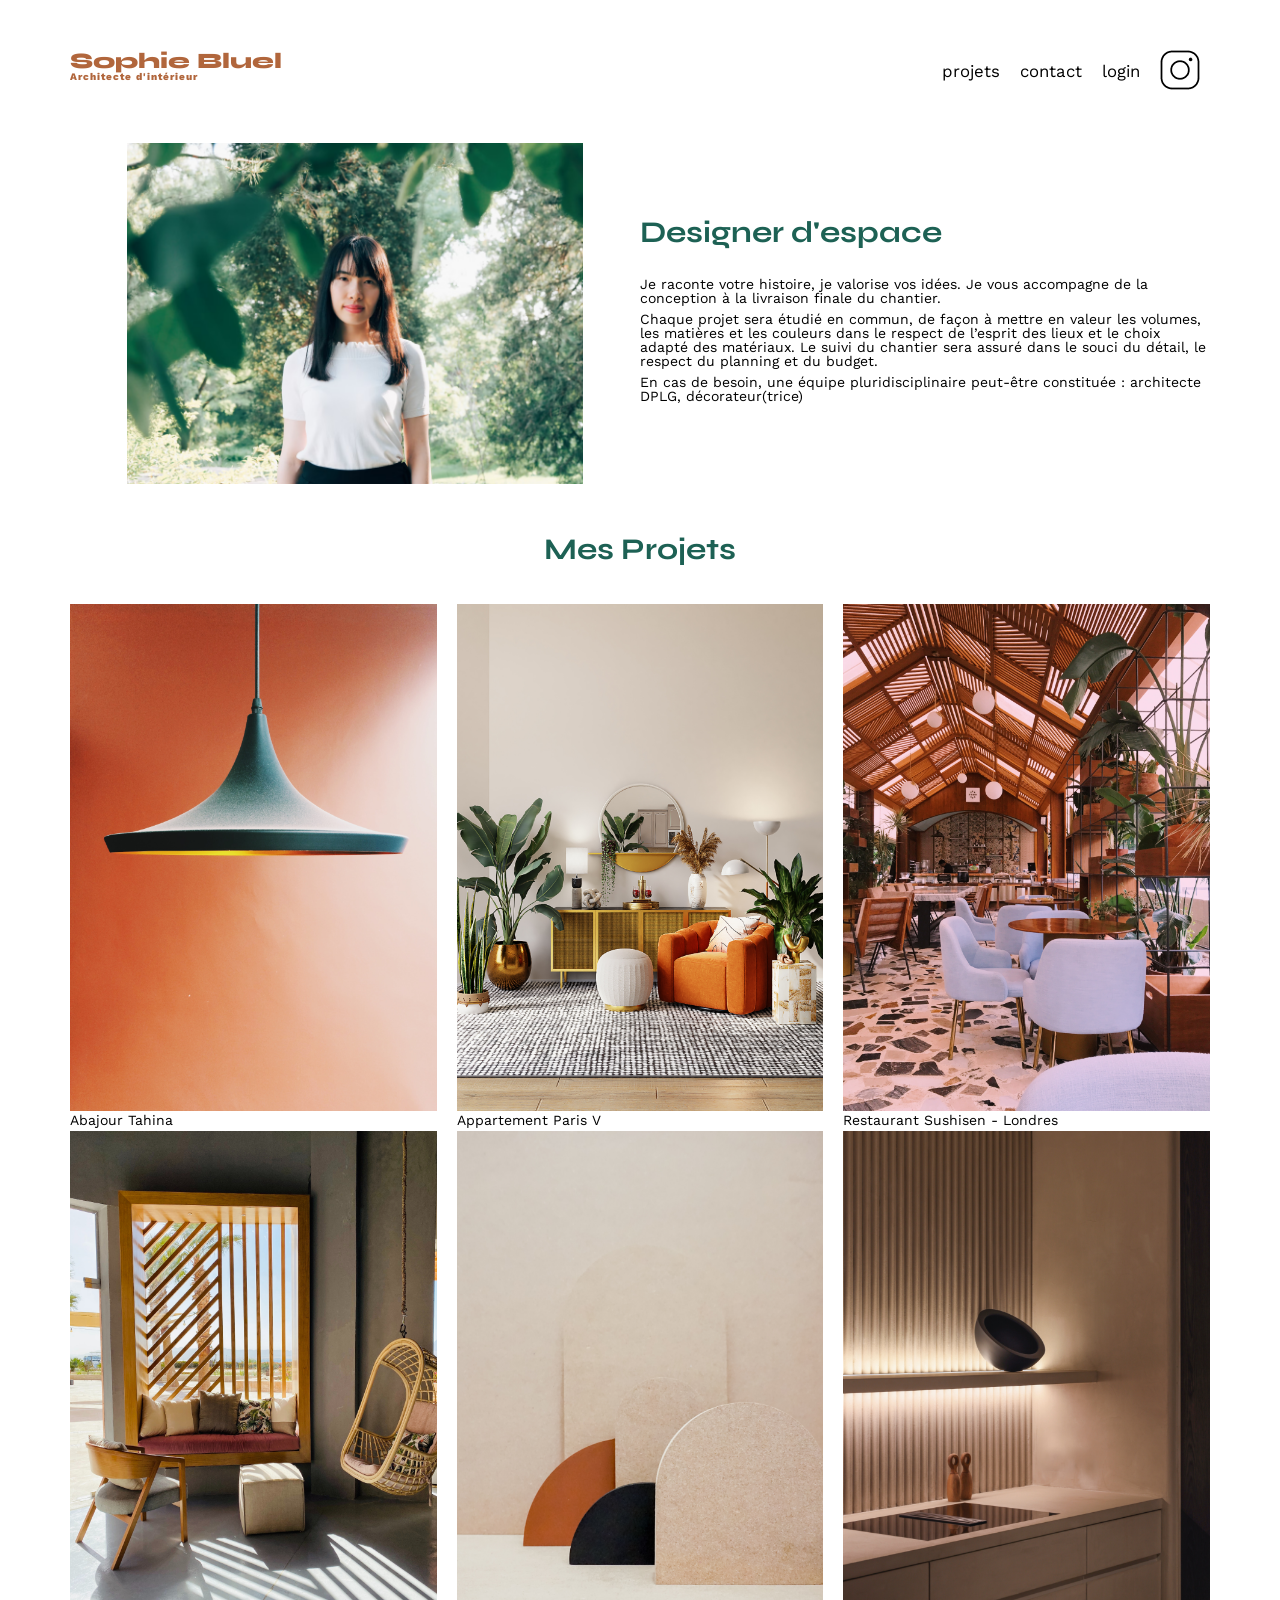
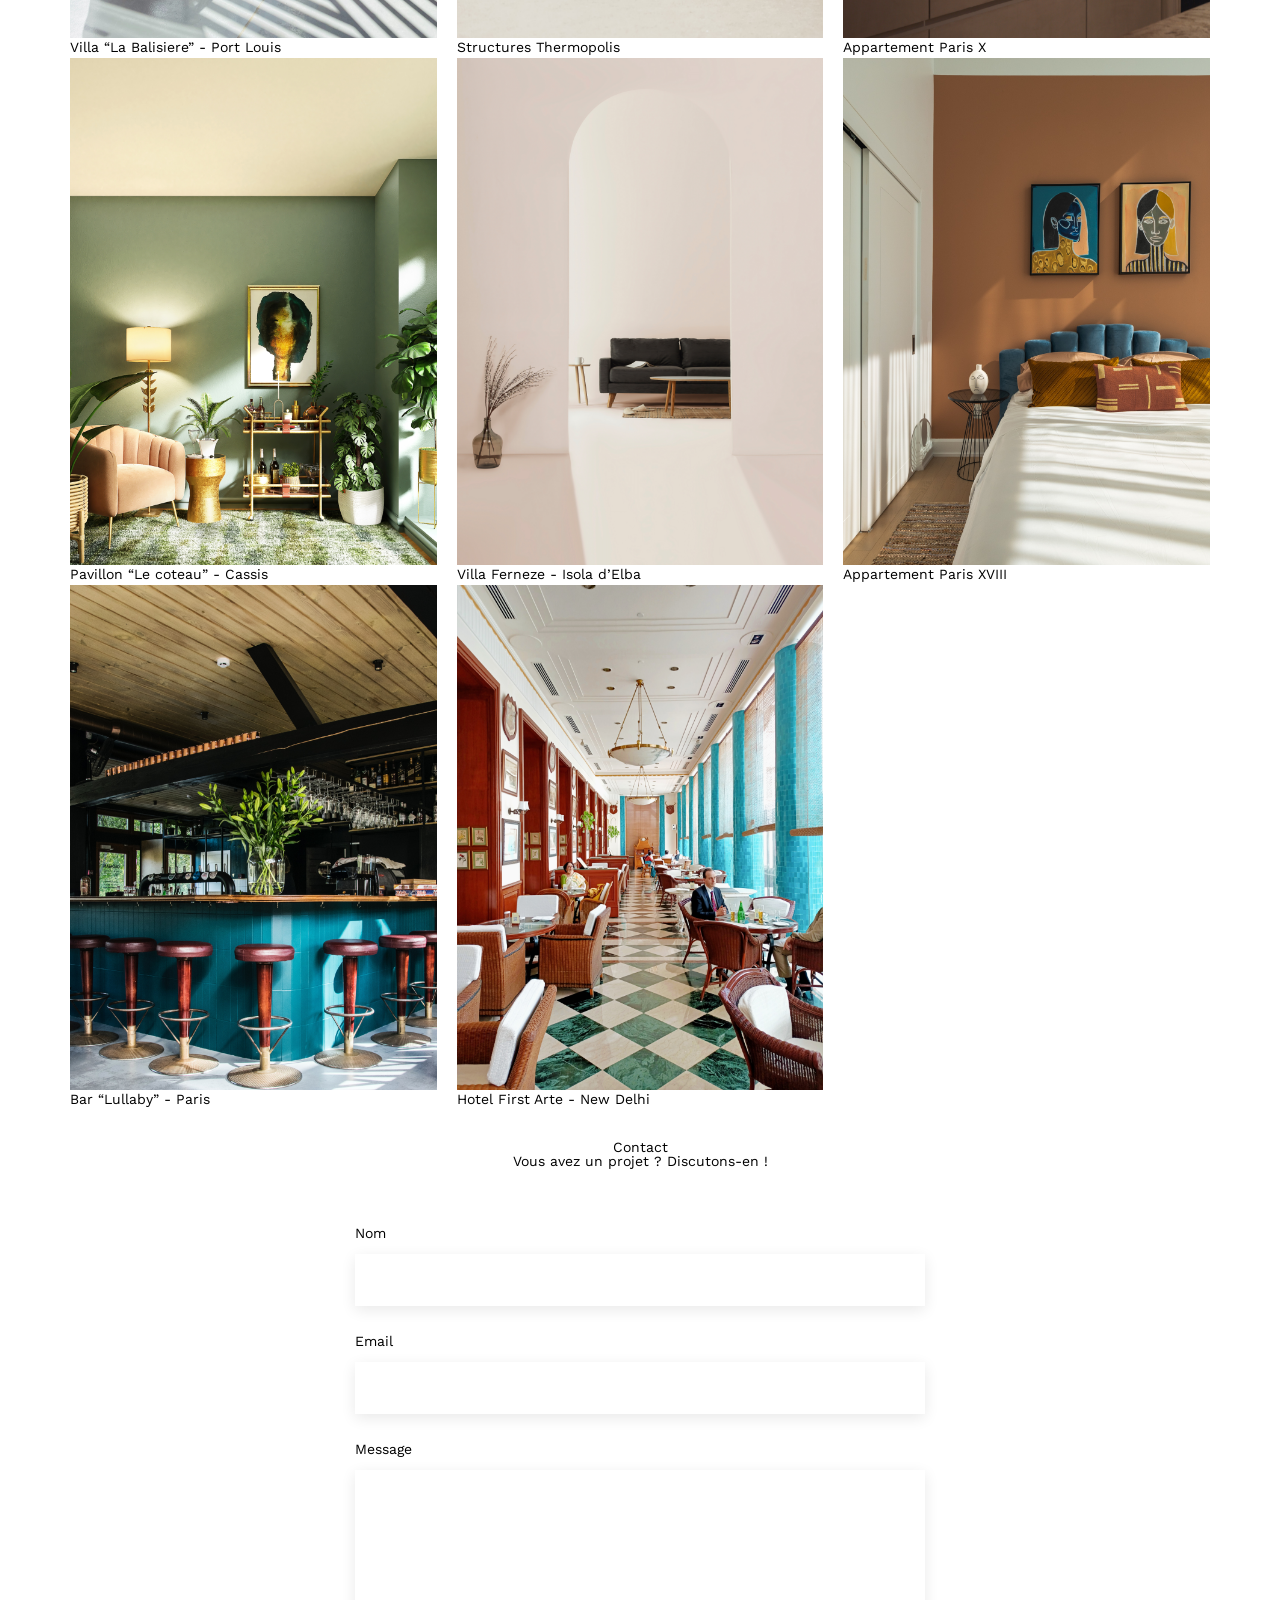
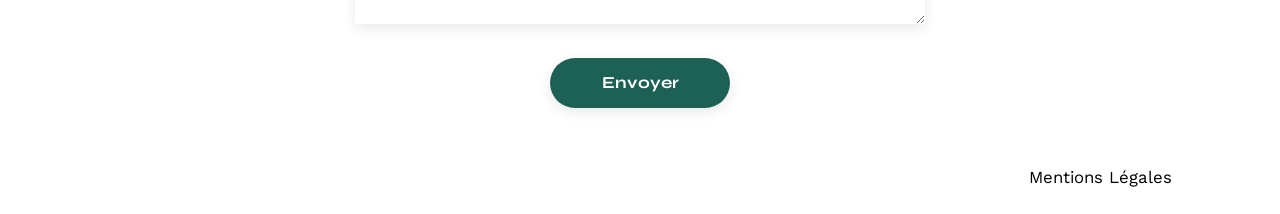
<file: FrontEnd/index.html>
<!DOCTYPE html>
<html lang="fr">
	<head>
	<meta charset="UTF-8">
	<title>Sophie Bluel - Architecte d'intérieur</title>
	<meta name="viewport" content="width=device-width, initial-scale=1.0">
	<link rel="preconnect" href="https://fonts.googleapis.com">
	<link rel="preconnect" href="https://fonts.gstatic.com" crossorigin>
	<link href="https://fonts.googleapis.com/css2?family=Syne:wght@700;800&family=Work+Sans&display=swap" rel="stylesheet">
	<link rel="stylesheet" href="https://cdnjs.cloudflare.com/ajax/libs/font-awesome/6.2.1/css/all.min.css"
	integrity="sha512-MV7K8+y+gLIBoVD59lQIYicR65iaqukzvf/nwasF0nqhPay5w/9lJmVM2hMDcnK1OnMGCdVK+iQrJ7lzPJQd1w=="
	crossorigin="anonymous" referrerpolicy="no-referrer" /><meta name="description" content="">

	<link rel="stylesheet" href="./assets/style.css">
	
</head>
<body>
<header>
	<h1>Sophie Bluel <span>Architecte d'intérieur</span></h1>
	<nav>
		<ul>
			<li><a href="#portfolio">projets</a></li>
			<li><a href="#contact">contact</a></li>
			<li id="navLogin">login</li>
			<li><img src="./assets/icons/instagram.png" alt="Instagram"></li>
		</ul>
	</nav>
</header>
<main>
	<section id="introduction">
		<figure>
			<img src="./assets/images/sophie-bluel.png" alt="">
		</figure>
		<article>
			<h2>Designer d'espace</h2>
			<p>Je raconte votre histoire, je valorise vos idées. Je vous accompagne de la conception à la livraison finale du chantier.</p>
			<p>Chaque projet sera étudié en commun, de façon à mettre en valeur les volumes, les matières et les couleurs dans le respect de l’esprit des lieux et le choix adapté des matériaux. Le suivi du chantier sera assuré dans le souci du détail, le respect du planning et du budget.</p>
			<p>En cas de besoin, une équipe pluridisciplinaire peut-être constituée : architecte DPLG, décorateur(trice)</p>
		</article>
	</section>
	<section id="portfolio">
		<h2>Mes Projets
			
			<button id="btnModifier"><i class="fa-regular fa-pen-to-square"></i>Modifier</button>
		</h2>
			
		<aside id="modal1" class="js-modal" aria-hidden="true" role="dialog" aria-labelledby="titlemodal">
			<div class="modalContent">
				
				<div class="modal-wrapper">
					<div id="modalGallery">
						<i id="close" class="fa-solid fa-xmark close-btn"></i>
						<h3 >Gallerie photo</h3>
						<div id="galleryInModal"></div>
						<div class="divBtnModal">
							<button class="btnModal" id="btnAjoutPhoto">Ajouter une photo</button>			
						</div>	
					</div>
					<form id="modalForm">		
						<div class="navModal">
							<i id="previous" class="fa-solid fa-arrow-left"></i>
							<i id="close" class="fa-solid fa-xmark close-btn"></i>
						</div>
						<h3 >Ajout photo</h3>
						<div class="cadreNouvellePhoto">
							<div class="imageAfficher">
								<i class="fa-regular fa-image"></i>
							</div>
							<label for="imageInput">+ Ajouter photo</label>
							<input type="file" accept="image/png" id="imageInput"  style="display: none;" >
							<p>jpg, png: 4mo max</p>
						</div>
						<div class="previewPhoto"></div>
						<div class="inputAjoutPhoto">
							<label for="inputTitle">Titre</label>
							<input type="text" id="inputTitle">
							<label for="selectCategorie">Catégorie</label>
							<select id="selectCategorie">
								<option value=""> </option>
							</select>
						</div>
						<div class="divBtnModal">
							<button type="reset" class="btnModal" id="validerModal">Valider</button>			
						</div>
					</form>
				</div>

			</div>
		
		</aside>
		<div class="filtres">
		</div>
		<div class="gallery">
			<figure>
				<img src="assets/images/abajour-tahina.png" alt="Abajour Tahina">
				<figcaption>Abajour Tahina</figcaption>
			</figure>
			<figure>
				<img src="assets/images/appartement-paris-v.png" alt="Appartement Paris V">
				<figcaption>Appartement Paris V</figcaption>
			</figure>
			<figure>
				<img src="assets/images/restaurant-sushisen-londres.png" alt="Restaurant Sushisen - Londres">
				<figcaption>Restaurant Sushisen - Londres</figcaption>
			</figure>
			<figure>
				<img src="assets/images/la-balisiere.png" alt="Villa “La Balisiere” - Port Louis">
				<figcaption>Villa “La Balisiere” - Port Louis</figcaption>
			</figure>
			<figure>
				<img src="assets/images/structures-thermopolis.png" alt="Structures Thermopolis">
				<figcaption>Structures Thermopolis</figcaption>
			</figure>
			<figure>
				<img src="assets/images/appartement-paris-x.png" alt="Appartement Paris X">
				<figcaption>Appartement Paris X</figcaption>
			</figure>
			<figure>
				<img src="assets/images/le-coteau-cassis.png" alt="Pavillon “Le coteau” - Cassis">
				<figcaption>Pavillon “Le coteau” - Cassis</figcaption>
			</figure>
			<figure>
				<img src="assets/images/villa-ferneze.png" alt="Villa Ferneze - Isola d’Elba">
				<figcaption>Villa Ferneze - Isola d’Elba</figcaption>
			</figure>
			<figure>
				<img src="assets/images/appartement-paris-xviii.png" alt="Appartement Paris XVIII">
				<figcaption>Appartement Paris XVIII</figcaption>
			</figure>
			<figure>
				<img src="assets/images/bar-lullaby-paris.png" alt="Bar “Lullaby” - Paris">
				<figcaption>Bar “Lullaby” - Paris</figcaption>
			</figure>
			<figure>
				<img src="assets/images/hotel-first-arte-new-delhi.png" alt="Hotel First Arte - New Delhi">
				<figcaption>Hotel First Arte - New Delhi</figcaption>
			</figure>
		</div>
	</section>
	<section id="contact">
		<h3>Contact</h3>
		<p>Vous avez un projet ? Discutons-en !</p>
		<form action="#" method="post">
			<label for="name">Nom</label>
			<input type="text" name="name" id="name" autocomplete="given-name">
			<label for="email">Email</label>
			<input type="email" name="email" id="email" autocomplete="off">
			<label for="message">Message</label>
			<textarea name="message" id="message" cols="30" rows="10"></textarea>
			<input type="submit" value="Envoyer">
		</form>
	</section>
</main>

<footer>
	<nav>
		<ul>
			<li>Mentions Légales</li>
		</ul>
	</nav>
</footer>
<script type="module" src="travaux.js"></script>
</body>
</html>
</file>
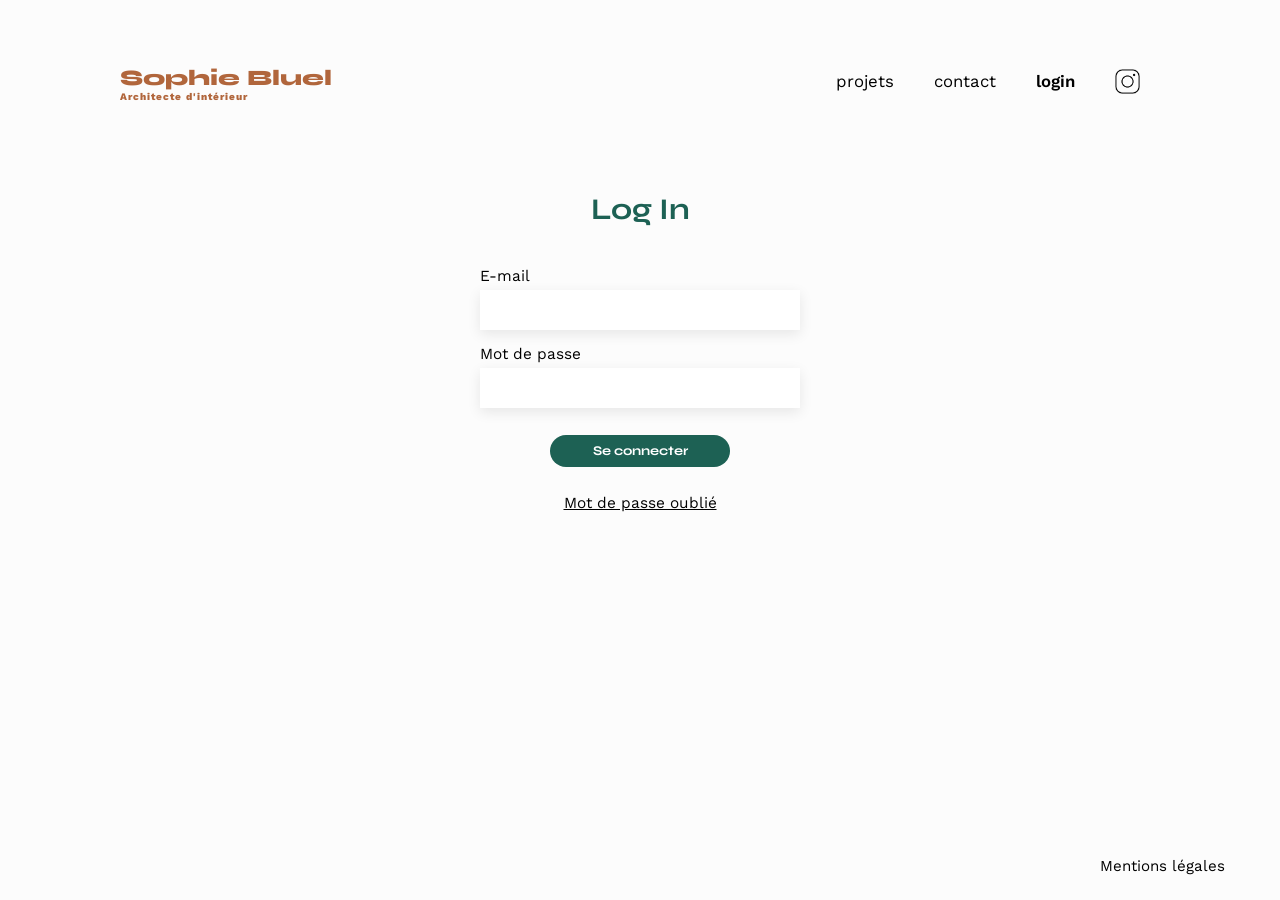
<file: FrontEnd/connexion.html>
<!DOCTYPE html>
<html lang="fr">
<head>
	<meta charset="UTF-8">
	<title>Sophie Bluel - Architecte d'intérieur</title>
	<meta name="viewport" content="width=device-width, initial-scale=1.0">
	<link rel="preconnect" href="https://fonts.googleapis.com">
	<link rel="preconnect" href="https://fonts.gstatic.com" crossorigin>
	<link href="https://fonts.googleapis.com/css2?family=Syne:wght@700;800&family=Work+Sans&display=swap" rel="stylesheet">
	<meta name="description" content="">
	<link rel="stylesheet" href="./assets/styleConnexion.css">
	<script type="module" src="scryptconnexion.js"></script>

</head>
<body>
<header>
	<h1>Sophie Bluel <span>Architecte d'intérieur</span></h1>
	<nav>
		<ul>
			<li>projets</li>
			<li>contact</li>
			<li id="login">login</li>
			<li><img src="./assets/icons/instagram.png" alt="Instagram"></li>
		</ul>
	</nav>
</header>
<main>
	<div class="inscription">
    <h2>Log In</h2>
    <form class="formInscription">
        <div class="inputLogin">
			<label for="email">E-mail</label>
        	<input type="email" name="email" id="email" autocomplete="off">
        	<label for="password">Mot de passe</label>
        	<input type="text"name="password" id="password" autocomplete="given-name">
        </div>
		<input type="submit" value="Se connecter"></input>
        <a href="#">Mot de passe oublié</a>
	</form>
	</div>
</main>
<footer>
	<nav>
		<ul>
			<li>Mentions légales</li>
		</ul>
	</nav>
</footer>
</body>
</html>
</file>
<file: FrontEnd/assets/style.css>
/* http://meyerweb.com/eric/tools/css/reset/
   v2.0 | 20110126
   License: none (public domain)
*/

html, body, div, span, applet, object, iframe,
h1, h2, h3, h4, h5, h6, p, blockquote, pre,
a, abbr, acronym, address, big, cite, code,
del, dfn, em, img, ins, kbd, q, s, samp,
small, strike, strong, sub, sup, tt, var,
b, u, i, center,
dl, dt, dd, ol, ul, li,
fieldset, form, label, legend,
table, caption, tbody, tfoot, thead, tr, th, td,
article, aside, canvas, details, embed,
figure, figcaption, footer, header, hgroup,
menu, nav, output, ruby, section, summary,
time, mark, audio, video {
	margin: 0;
	padding: 0;
	border: 0;
	font-size: 100%;
	font: inherit;
	vertical-align: baseline;
}
/* HTML5 display-role reset for older browsers */
article, aside, details, figcaption, figure,
footer, header, hgroup, menu, nav, section {
	display: block;
}
body {
	line-height: 1;
}
ol, ul {
	list-style: none;
}
blockquote, q {
	quotes: none;
}
blockquote:before, blockquote:after,
q:before, q:after {
	content: '';
	content: none;
}
table {
	border-collapse: collapse;
	border-spacing: 0;
}
/** end reset css**/
body {
	max-width: 1140px;
	margin:auto;
	font-family: 'Work Sans' ;
	font-size: 14px;
}
header {
	display: flex;
	justify-content: space-between;
	margin: 50px 0
}
section {
	margin: 50px 0
}

h1{
	display: flex;
	flex-direction: column;
	font-family: 'Syne';
	font-size: 22px;
	font-weight: 800;
	color: #B1663C
}

h1 > span {
	font-family: 'Work Sans';
	font-size:10px;
	letter-spacing: 0.1em;
	;
}

h2{
	font-family: 'Syne';
	font-weight: 700;
	font-size: 30px;
	color: #1D6154
}
nav ul {
	display: flex;
	align-items: center;
	list-style-type: none;

}
nav li {
	padding: 0 10px;
	font-size: 1.2em;
}
nav a{
	text-decoration: none;
	color: black;

}


li:hover {
	color: #B1663C;
}

/* Modal */

.js-modal {
	position: fixed;
    display: flex;
    align-items: center;
    justify-content: center;
    top: 0;
    left: 0;
    width: 100%;
    height: 100%;
    background: rgba(20, 20, 20, 0.4) ;
	display: none;
	
}
.modalContent{
	background-color: white;
	padding: 30px 80px ;
	display: flex;
	flex-direction: column;
	align-items: center;
	border-radius: 15px;

}

#modalGallery{
    width: 500px;
	height: 500px;
	display: flex;
	flex-wrap: wrap;
    align-content: center;
	margin-top: -15px;
	margin-right: -50px;
	flex-direction: column;
	
}
#galleryInModal {
	display: flex;
	flex-wrap: wrap;
	border-bottom: 3px solid rgb(146 146 146 / 68%);
	padding: 30px 0;
    margin-right: 50px;
}

.modal-wrapper figure{
	width: 80px;
	height: 100px;
	margin: 5px;
	position: relative;
}
.modal-wrapper img {
	width: 100%;
	height: 100%;
}

button.fa-solid.fa-trash-can {
	margin-top: 5px;
	position: absolute;
	right: 5px;
	background: black;
	color : white;
}

.modalContent h3 {

	font-size: 1.3em;
	font-weight: 600;
	text-align : center;

}

.divBtnModal{
	display: flex;
	padding-top: 30px;
	justify-content: center;
}

.btnModal {
	padding: 10px;
	background-color: #1D6154;
	color: white;
	border-radius: 25px;
	font-family: 'Syne';
	width: 300px;
	border: none;
}

.fa-regular.fa-pen-to-square {
	padding: 0 5px;
	
}

.modal-wrapper label {
	display: block;
}

.cadreNouvellePhoto {
	margin: 30px 0;
	background: #E8F1F6;
	display: flex;
	flex-direction: column;
	align-items: center;
}
.previewPhoto {
    margin: 30px 0;
    background: #E8F1F6;
    display: none;
    text-align: center;
    padding: 30px;
}
.previewPhoto img{
	width: 200px;
	height: 200px;
}

.cadreNouvellePhoto p{
	padding: 5px 0 20px 0;
	font-size: 0.9em;
}
.cadreNouvellePhoto label{
	background: rgba(117, 122, 131, 0.356);
	padding: 10px 30px;
	border-radius: 20px;
	color: rgb(43, 88, 124);
	font-weight: 600;
}

.fa-regular.fa-image{
	font-size: 80px; 
	color: rgba(117, 122, 131, 0.356);
	padding: 20px;
}
#inputTitle{
	width: 93%;
	padding: 10px;
	margin: 10px 0;
	border: none;
	box-shadow: 0px 4px 14px rgba(0, 0, 0, 0.2);
}
#selectCategorie{
	border: none;
	padding: 10px;
	width: 100%;
	margin: 10px 0;
	box-shadow: 0px 4px 14px rgba(0, 0, 0, 0.2);
}


#validerModal{
	background: rgb(146 146 146 / 68%);
}
#modalGallery #close{
	font-size: 1.4em;
	padding-top: 10px;
	display: flex;
	flex-direction: row-reverse;

}
.navModal{
	font-size: 1.3rem;
	display: flex;
    flex-direction: row;
    justify-content: space-between;
	width: 130%;
    margin-left: -50px;
}
#previous{
	display: none;
}
#modalGallery {
	display: flex;
}
#modalGallery h3 {
	padding-right: 50px;
}


#modalForm {
	display: none;
}
#btnAjoutPhoto {
	margin-right: 40px;
}


#btnModifier {
	border: none;
	background: white;
	display: none;
}
#introduction {
	display: flex;
	align-items: center;
}
#introduction figure {
	flex: 1
}
#introduction img {
	display: block;
	margin: auto;
	width: 80%;
}

#introduction article {
	flex: 1
}
#introduction h2 {
	margin-bottom: 1em;
}

#introduction p {
	margin-bottom: 0.5em;
}
#portfolio h2 {
	text-align: center;
	margin-bottom: 1em;
}

.filtres {
    display: flex;
    justify-content: center;
	margin-bottom: 10px;
}

.filtres button {
	border: 2px solid #1D6154;
	padding: 8px 15px;
	background-color: white;
	border-radius: 20px;
	color: #1D6154;
	font-size: 1.0em;
	font-weight: 600;
	margin-right: 8px;	
}

.filtres button:hover {
	background: #1D6154;
	color: white;
}

.gallery {
	width: 100%;
	display: grid;
	grid-template-columns: 1fr 1fr 1fr;
	grid-column-gap: 20px;
	grid-row-gap: 20px;
}

.gallery img {
	width: 100%;
	height: 100%;
}
#contact {
	width: 50%;
	margin: auto;
}
#contact > * {
	text-align: center;

}
#contact h2{
	margin-bottom: 20px;
}
#contact form {
	text-align: left;
	margin-top:30px;
	display: flex;
	flex-direction: column;
}

#contact input {
	height: 50px;
	font-size: 1.2em;
	border: none;
	box-shadow: 0px 4px 14px rgba(0, 0, 0, 0.09);
}
#contact label {
	margin: 2em 0 1em 0;
}
#contact textarea {
	border: none;
	box-shadow: 0px 4px 14px rgba(0, 0, 0, 0.09);
}

input[type="submit"]{
	font-family: 'Syne';
	font-weight: 700;
	color: white;
	background-color: #1D6154;
	margin : 2em auto ;
	width: 180px;
	text-align: center;
	border-radius: 60px ;
}

footer nav ul {
	display: flex;
	justify-content: flex-end;
	margin: 2em;
}
</file>
<file: FrontEnd/assets/styleConnexion.css>
body {
    background-color: rgb(252, 252, 252);
	max-width: 1140px;
	margin:auto;
	font-family: 'Work Sans' ;
	font-size: 14px;
    
}
header {
	display: flex;
	justify-content: space-between;
	margin: 50px 50px;
}


h1{
	display: flex;
	flex-direction: column;
	font-family: 'Syne';
	font-size: 22px;
	font-weight: 800;
	color: #B1663C
}

h1 > span {
	font-family: 'Work Sans';
	font-size:10px;
	letter-spacing: 0.1em;
;
}

h2{
	font-family: 'Syne';
	font-weight: 700;
	font-size: 30px;
	color: #1D6154
}
nav ul {
	display: flex;
	align-items: center;
	list-style-type: none;

}
nav li {
	padding: 0 20px;
	font-size: 1.2em;
}

li img{
    margin-top: 5px;
	width: 25px;
}

#login {
    font-weight: 600;
}

li:hover {
	color: #B1663C;
}

.inscription {
    display: flex;
    flex-direction: column;
    
}

.inscription h2 {
    text-align: center;
}

.inputLogin {
    display: flex;
    flex-direction: column
}

.inputLogin input {
    border: 0;
    box-shadow: 0px 4px 14px rgba(0, 0, 0, 0.09);
    width: 300px;
    font-size: 1.2em;
    padding: 10px;

}

.formInscription {
    display: flex;
    flex-direction: column;
    align-items: center;
}

.formInscription label {
    margin-top:15px;
    font-size: 1.1em;
	padding-bottom: 5px;
}

.formInscription a {
    color: black;
    font-size: 1.1em;
}


input[type="submit"]{
	font-family: 'Syne';
	font-weight: 700;
	color: white;
	background-color: #1D6154;
	margin : 2em auto ;
	width: 180px;
	text-align: center;
	border-radius: 60px;
    padding: 8px 0;
    border: 0;
}

footer nav ul {
	font-size: 0.9em;
	display: flex;
	justify-content: flex-end;
	margin: 2em;
    position: absolute;
    bottom: 0;
    right: 10px;
}
</file>
